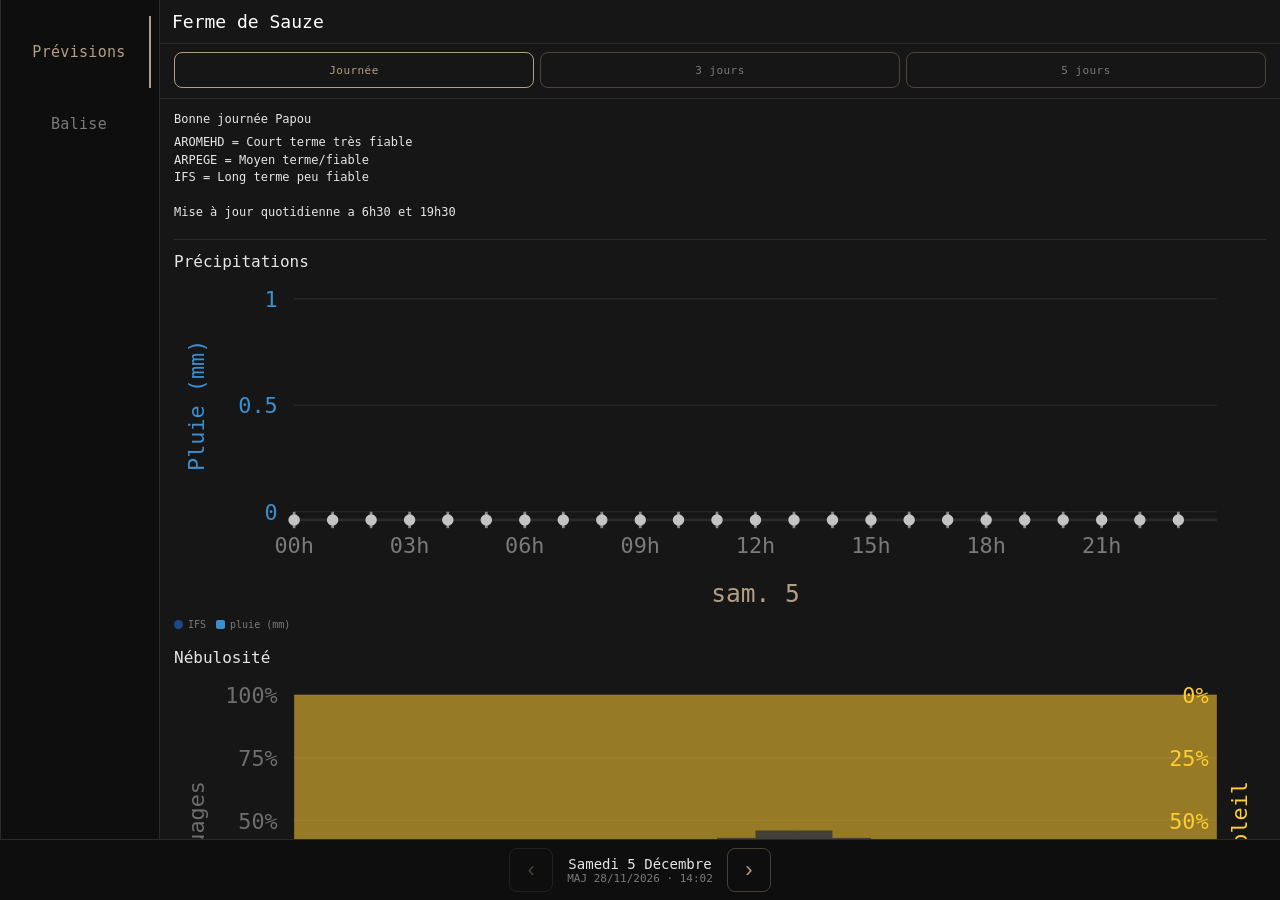
<file: index.html>
<!DOCTYPE html>
<html lang="fr">
<head>
  <meta charset="utf-8">
  <meta name="viewport" content="width=device-width, initial-scale=1, viewport-fit=cover">
  <meta name="theme-color" content="#0e0e0e">
  <meta name="mobile-web-app-capable" content="yes">
  <meta name="apple-mobile-web-app-capable" content="yes">
  <meta name="apple-mobile-web-app-status-bar-style" content="black-translucent">
  <title>Gabin-météo classique</title>
  <link rel="stylesheet" href="css/app.css">
</head>
<body data-page="sauze">
  <div class="shell" id="shell">
    <nav class="modes" aria-label="Vues">
      <button type="button" class="mode is-active" data-mode="daily" id="mode-daily">Prévisions</button>
      <button type="button" class="mode" data-mode="buoys" id="mode-buoys">Balise</button>
    </nav>

    <aside class="detail is-open" id="detail" aria-label="Panneau">
      <div class="detail-bar">
        <h2 id="detail-title">Ferme de Sauze</h2>
      </div>
      <div class="horizon-strip" id="horizon-strip" hidden>
        <div class="horizon-bar" id="horizon-bar" role="tablist" aria-label="Horizon de prévision"></div>
      </div>
      <p class="detail-empty" id="detail-empty" hidden>Chargement des prévisions…</p>
      <div class="detail-body" id="detail-body"></div>
      <p id="soon" hidden>Bientôt disponible</p>
    </aside>

    <footer class="daybar">
      <button type="button" class="day-nav" id="prev-day" aria-label="Jour précédent">‹</button>
      <div class="day-meta">
        <p id="day-label">—</p>
        <p id="maj-label" class="muted"></p>
      </div>
      <button type="button" class="day-nav" id="next-day" aria-label="Jour suivant">›</button>
    </footer>
  </div>
  <div id="chart-lightbox" class="chart-lightbox" hidden>
    <button type="button" class="chart-lightbox-close" aria-label="Fermer">×</button>
    <div class="chart-lightbox-stage" id="chart-lightbox-stage"></div>
  </div>
  <script src="js/session.js"></script>
  <script src="js/csv.js"></script>
  <script src="js/courbes.js"></script>
  <script src="js/detail.js"></script>
  <script src="js/quotidien.js"></script>
</body>
</html>
</file>
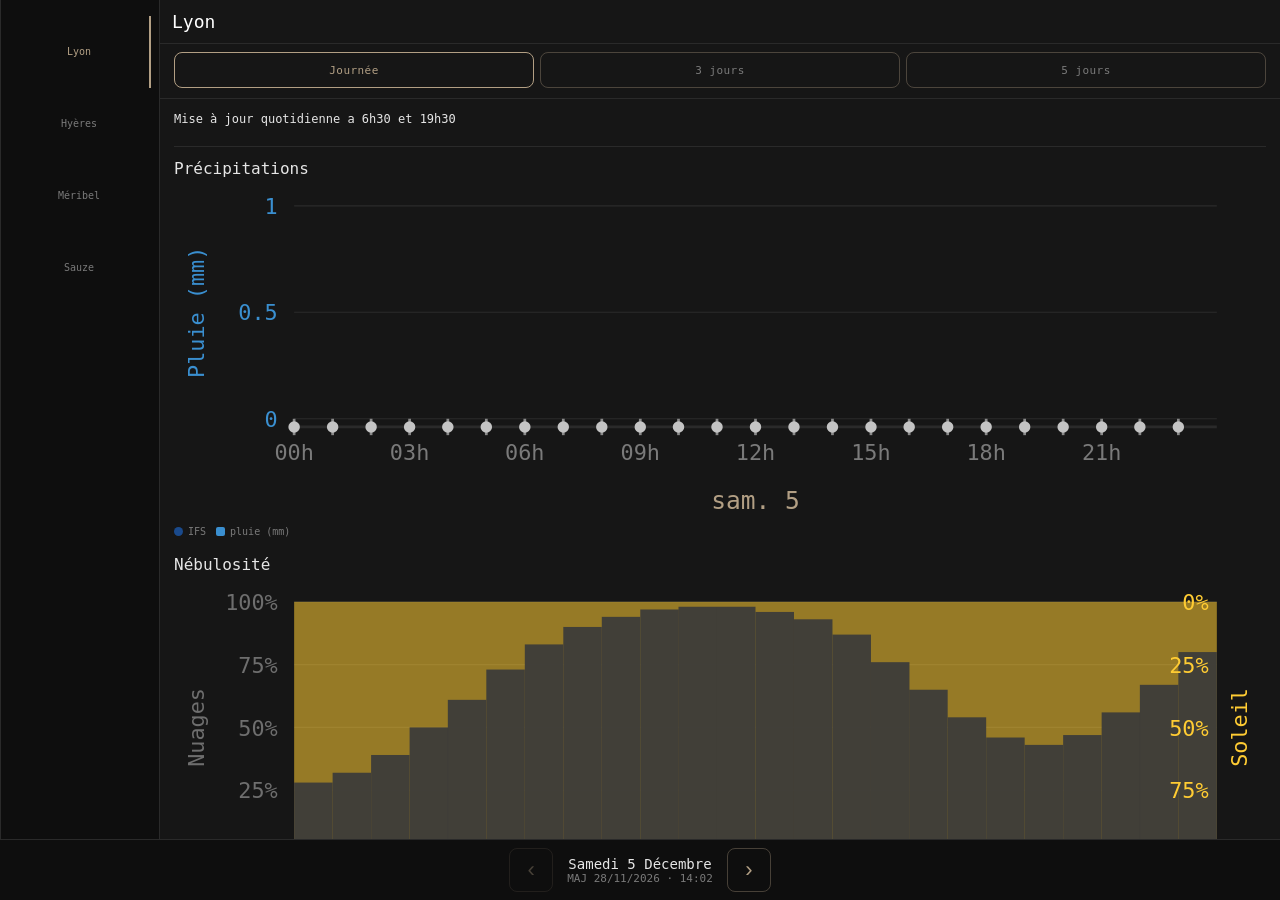
<file: gabin-meteo-multisite.html>
<!DOCTYPE html>
<html lang="fr">
<head>
  <meta charset="utf-8">
  <meta name="viewport" content="width=device-width, initial-scale=1, viewport-fit=cover">
  <meta name="theme-color" content="#0e0e0e">
  <meta name="mobile-web-app-capable" content="yes">
  <meta name="apple-mobile-web-app-capable" content="yes">
  <meta name="apple-mobile-web-app-status-bar-style" content="black-translucent">
  <title>Gabin-météo multisite</title>
  <link rel="stylesheet" href="css/app.css">
</head>
<body data-page="multisite">
  <div class="shell" id="shell">
    <nav class="modes" aria-label="Sites">
      <button type="button" class="mode is-active" data-zone="lyon">Lyon</button>
      <button type="button" class="mode" data-zone="hyeres">Hyères</button>
      <button type="button" class="mode" data-zone="meribel">Méribel</button>
      <button type="button" class="mode" data-zone="sauze">Sauze</button>
    </nav>

    <aside class="detail is-open" id="detail" aria-label="Panneau">
      <div class="detail-bar">
        <h2 id="detail-title">Lyon</h2>
      </div>
      <div class="horizon-strip" id="horizon-strip" hidden>
        <div class="horizon-bar" id="horizon-bar" role="tablist" aria-label="Horizon de prévision"></div>
      </div>
      <p class="detail-empty" id="detail-empty" hidden>Chargement des prévisions…</p>
      <div class="detail-body" id="detail-body"></div>
      <p id="soon" hidden>Bientôt disponible</p>
    </aside>

    <footer class="daybar">
      <button type="button" class="day-nav" id="prev-day" aria-label="Jour précédent">‹</button>
      <div class="day-meta">
        <p id="day-label">—</p>
        <p id="maj-label" class="muted"></p>
      </div>
      <button type="button" class="day-nav" id="next-day" aria-label="Jour suivant">›</button>
    </footer>
  </div>
  <div id="chart-lightbox" class="chart-lightbox" hidden>
    <button type="button" class="chart-lightbox-close" aria-label="Fermer">×</button>
    <div class="chart-lightbox-stage" id="chart-lightbox-stage"></div>
  </div>
  <script src="js/session.js"></script>
  <script src="js/csv.js"></script>
  <script src="js/courbes.js"></script>
  <script src="js/detail.js"></script>
  <script src="js/quotidien.js"></script>
</body>
</html>
</file>
<file: css/app.css>
:root {
  --bg: #0e0e0e;
  --elev: #161616;
  --line: #2a2a2a;
  --text: #e6e6e6;
  --muted: #7a7a7a;
  --beige: #b29f84;
  --beige-dim: rgba(178, 159, 132, 0.35);
  --sun-bg: #ffcc33;
  --safe-top: env(safe-area-inset-top, 0px);
  --safe-bottom: env(safe-area-inset-bottom, 0px);
}

* { box-sizing: border-box; }

html, body {
  margin: 0;
  background: var(--bg);
  color: var(--text);
  font-family: ui-monospace, "SF Mono", Menlo, "Cascadia Mono", Consolas, monospace;
  height: 100%;
  min-height: 100dvh;
  overflow: hidden;
  -webkit-tap-highlight-color: transparent;
}

.shell {
  display: grid;
  height: 100dvh;
  height: 100svh;
  grid-template-columns: 1fr;
  grid-template-rows: auto 1fr auto;
  grid-template-areas:
    "modes"
    "detail"
    "day";
}

.modes { grid-area: modes; }
.detail { grid-area: detail; }
.daybar { grid-area: day; }

.modes {
  display: flex;
  gap: 0;
  padding: calc(10px + var(--safe-top)) 8px 8px;
  border-bottom: 1px solid var(--line);
  background: var(--bg);
  z-index: 3;
}

.mode {
  flex: 1;
  min-height: 44px;
  border: 0;
  background: transparent;
  color: var(--muted);
  font: inherit;
  font-size: 12px;
  letter-spacing: 0.02em;
  cursor: pointer;
  padding: 8px 6px;
  border-bottom: 2px solid transparent;
}

.mode.is-active {
  color: var(--beige);
  border-bottom-color: var(--beige);
}

body[data-page="multisite"] .mode {
  font-size: 10px;
  letter-spacing: 0;
  padding: 8px 4px;
}

.detail {
  display: flex;
  flex-direction: column;
  background: var(--elev);
  z-index: 5;
  min-height: 0;
}

.detail-bar {
  display: flex;
  align-items: center;
  gap: 10px;
  min-height: 44px;
  padding: 8px 12px;
  border-bottom: 1px solid var(--line);
}

.detail-bar h2 {
  margin: 0;
  font-size: 14px;
  font-weight: 500;
  color: #fff;
}

.detail-empty,
.detail-body {
  margin: 0;
  padding: 12px 14px 18px;
  overflow: auto;
  color: var(--muted);
  font-size: 13px;
}

.detail-body[hidden],
.detail-empty[hidden] { display: none; }

#soon {
  flex: 1;
  display: grid;
  place-items: center;
  margin: 0;
  font-size: 15px;
  letter-spacing: 0.04em;
  color: var(--beige);
}

#soon[hidden] { display: none; }

.detail-status { margin: 8px 0; }

.horizon-strip {
  flex-shrink: 0;
  padding: 8px 14px 10px;
  border-bottom: 1px solid var(--line);
  background: var(--elev);
  z-index: 4;
}

.horizon-strip[hidden] { display: none; }

.horizon-bar {
  display: flex;
  gap: 6px;
  margin: 0;
}

.horizon-btn {
  flex: 1;
  min-height: 36px;
  padding: 0 8px;
  border: 1px solid var(--beige-dim);
  border-radius: 8px;
  background: transparent;
  color: var(--muted);
  font: inherit;
  font-size: 11px;
  letter-spacing: 0.04em;
  cursor: pointer;
}

.horizon-btn.is-active {
  color: var(--beige);
  border-color: var(--beige);
}

.spot-block { margin-bottom: 18px; }

.spot-chart-title {
  margin: 0 0 6px;
  font-size: 13px;
  font-weight: 500;
  color: var(--text);
}

.spot-chart {
  width: 100%;
  position: relative;
}

.spot-svg {
  display: block;
  width: 100%;
  height: auto;
  overflow: visible;
  font-size: 8px;
  cursor: zoom-in;
}

.spot-svg .wx-unit,
.spot-svg .wx-tick {
  font-size: 8px;
}

.chart-legend {
  display: flex;
  flex-wrap: wrap;
  gap: 6px 10px;
  margin: 6px 0 4px;
  font-size: 10px;
  color: var(--muted);
}

.chart-key {
  display: inline-flex;
  align-items: center;
  gap: 5px;
}

.chart-key i {
  width: 9px;
  height: 9px;
  border-radius: 50%;
  display: inline-block;
  background: var(--beige);
}

.chart-key i.wx-cloud { background: #6e6e6e; border-radius: 2px; }
.chart-key i.wx-precip { background: #3a8fd0; border-radius: 2px; }
.chart-key i.wx-snow { background: #9ec9f0; border-radius: 2px; }
.chart-key i.wx-sun { background: var(--sun-bg); border-radius: 2px; }

.chart-key-note {
  flex: 1 0 100%;
  font-size: 9px;
  letter-spacing: 0.02em;
}

.spot-meta {
  margin: 0 0 12px;
  padding: 0 0 12px;
  border-bottom: 1px solid var(--line);
}

.spot-line {
  margin: 0 0 6px;
  color: var(--text);
  font-size: 12px;
  line-height: 1.45;
}

.spot-reqs {
  white-space: pre-line;
}

.spot-coords {
  margin: 16px 0 4px;
  padding-top: 12px;
  border-top: 1px solid var(--line);
  color: var(--muted);
  font-size: 11px;
  line-height: 1.45;
}

.spot-coords p {
  margin: 0 0 4px;
}

.daybar {
  display: flex;
  align-items: center;
  gap: 8px;
  padding: 6px 8px calc(8px + var(--safe-bottom));
  border-top: 1px solid var(--line);
  background: var(--bg);
  z-index: 3;
}

.day-nav {
  min-width: 44px;
  min-height: 44px;
  border: 1px solid var(--beige-dim);
  border-radius: 8px;
  background: transparent;
  color: var(--beige);
  font-size: 22px;
  line-height: 1;
  cursor: pointer;
}

.day-nav.is-disabled {
  opacity: 0.35;
  pointer-events: none;
}

.day-meta {
  flex: 1;
  text-align: center;
}

.day-meta p { margin: 0; }
#day-label { font-size: 14px; }
.muted { color: var(--muted); font-size: 11px; }

.chart-tip {
  position: fixed;
  z-index: 45;
  pointer-events: none;
  min-width: 118px;
  padding: 6px 8px;
  border: 1px solid var(--line);
  border-radius: 8px;
  background: #161616;
  color: var(--text);
  font-size: 11px;
  line-height: 1.35;
  box-shadow: 0 10px 28px rgba(0, 0, 0, 0.45);
}

.chart-tip-hour {
  color: var(--beige);
  letter-spacing: 0.04em;
}

.chart-tip-wind {
  display: flex;
  align-items: center;
  gap: 6px;
  margin-top: 2px;
}

.chart-tip-arrow {
  width: 8px;
  height: 12px;
  flex: none;
  color: var(--beige);
}

.chart-tip-gust { color: var(--muted); }
.chart-tip-model {
  margin-top: 2px;
  color: var(--muted);
  font-size: 10px;
}

body.has-lightbox { overflow: hidden; }

.chart-lightbox {
  position: fixed;
  inset: 0;
  z-index: 40;
  display: flex;
  flex-direction: column;
  gap: 8px;
  padding: calc(10px + var(--safe-top)) 10px calc(10px + var(--safe-bottom));
  background: rgba(8, 8, 8, 0.94);
}

.chart-lightbox[hidden] { display: none !important; }

.chart-lightbox-close {
  align-self: flex-end;
  min-width: 44px;
  min-height: 44px;
  border: 1px solid var(--beige-dim);
  border-radius: 8px;
  background: var(--elev);
  color: var(--beige);
  font: inherit;
  font-size: 22px;
  line-height: 1;
  cursor: pointer;
}

.chart-lightbox-stage {
  flex: 1;
  min-height: 0;
  display: flex;
  flex-direction: column;
}

.chart-lightbox-title {
  margin: 0 0 8px;
  color: var(--beige);
  font-size: 14px;
  font-weight: 500;
}

.chart-lightbox-chart {
  flex: 1;
  min-height: 0;
  display: flex;
}

.chart-lightbox-chart .spot-svg {
  width: 100%;
  height: 100%;
  cursor: crosshair;
}

@media (min-width: 960px) {
  .shell {
    grid-template-columns: 160px 1fr;
    grid-template-rows: 1fr auto;
    grid-template-areas:
      "modes detail"
      "day day";
  }

  .detail-bar h2 { font-size: 18px; }
  .spot-chart-title { font-size: 16px; }

  .modes {
    flex-direction: column;
    padding: 16px 8px;
    border-bottom: 0;
    border-left: 1px solid var(--line);
    border-right: 1px solid var(--line);
  }

  .mode {
    flex: 0 0 auto;
    min-height: 72px;
    font-size: 15px;
    line-height: 1.35;
    border-bottom: 0;
    border-right: 2px solid transparent;
    border-left: 0;
  }

  .mode.is-active {
    border-right-color: var(--beige);
    border-left-color: transparent;
    border-bottom-color: transparent;
  }

  .daybar {
    justify-content: center;
    gap: 14px;
    padding: 8px 16px;
  }

  .day-meta { flex: none; }
}
</file>
